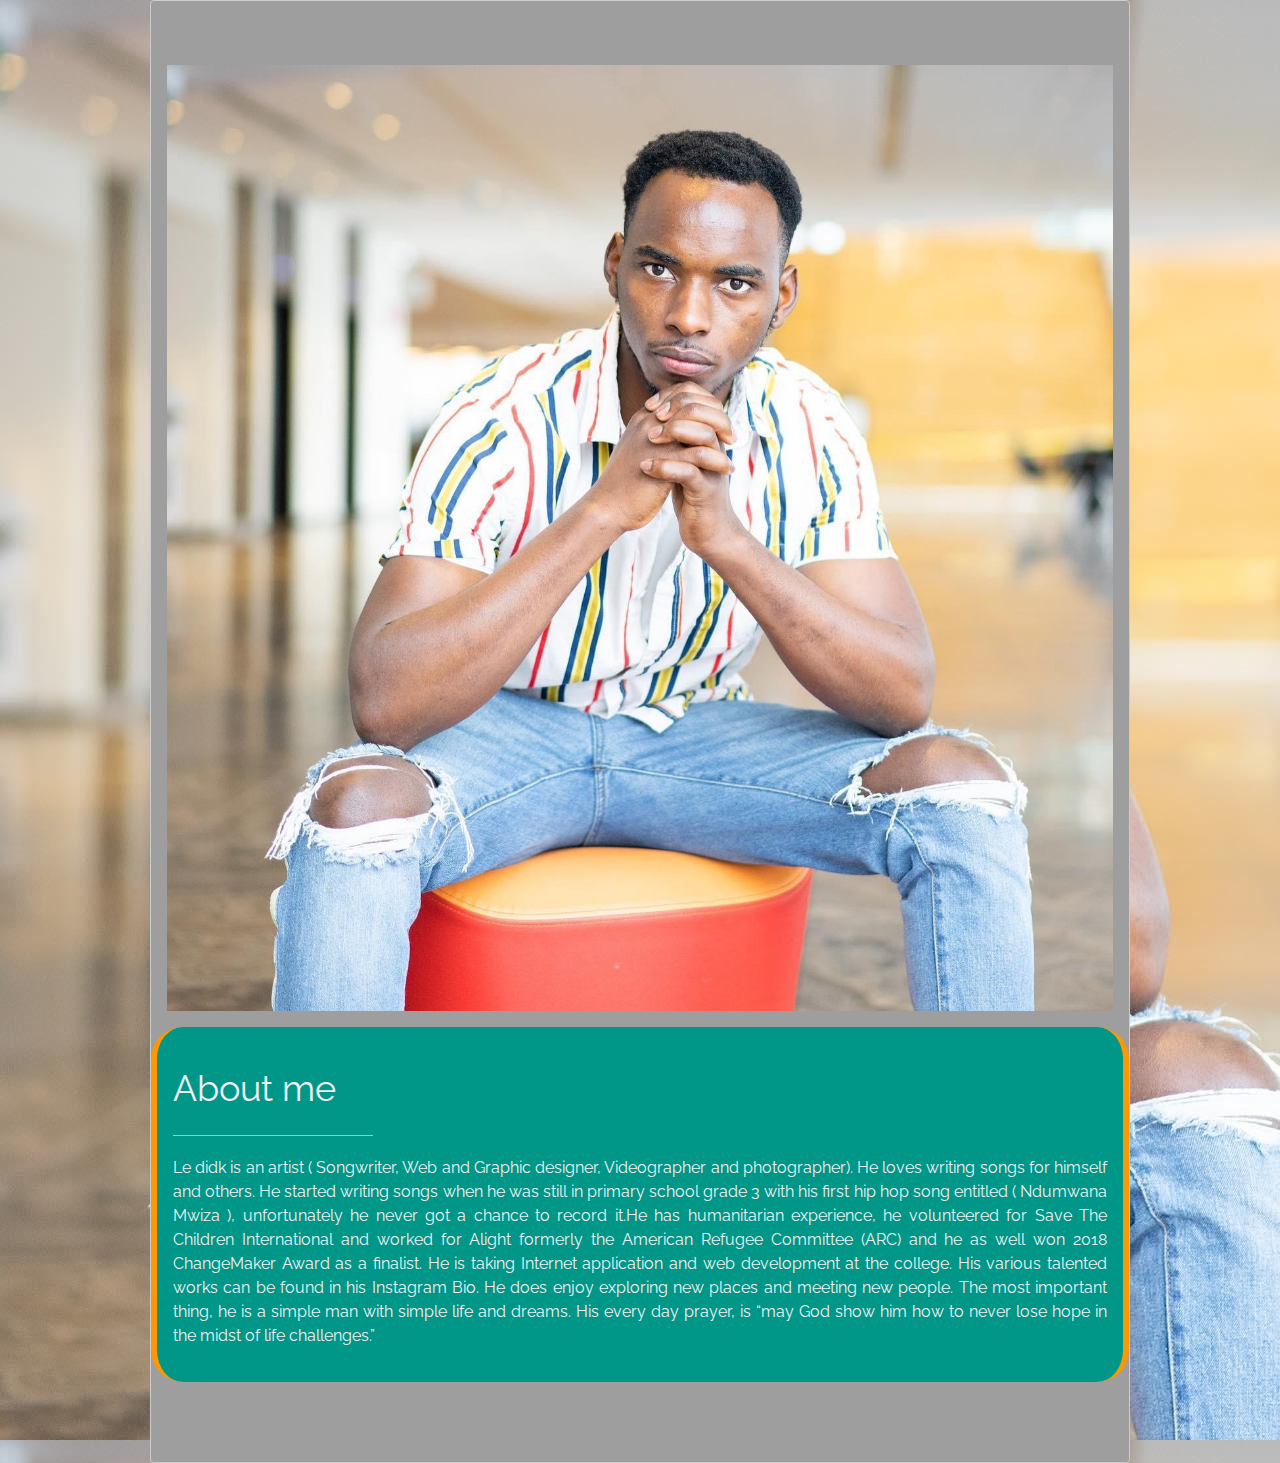
<file: about.html>
<!DOCTYPE html>
<html>
<title>About me</title>
<meta charset="UTF-8" />
<link rel="shortcut icon" href="images/home.jpg" />
<meta name="viewport" content="width=device-width, initial-scale=1" />
<link rel="stylesheet" href="https://www.w3schools.com/w3css/4/w3.css" />
<link rel="stylesheet" href="https://www.w3schools.com/w3css/4/w3.css" />
<link rel="stylesheet" href="https://fonts.googleapis.com/css?family=Raleway" />
<link rel="stylesheet" href="https://cdnjs.cloudflare.com/ajax/libs/font-awesome/4.7.0/css/font-awesome.min.css" />
<style>
    body,
    h1,
    h2,
    h3,
    h4,
    h5,
    h6 {
        font-family: "Raleway", sans-serif;
    }
    
    iframe {
        margin-left: 50px;
        margin-top: 300px;
    }
    
    body {
        background-image: url(images/pic2.jpg);
    }
</style>

<body class="w3-black w3-content">
    <!-- About Section -->

    <div class="w3-content w3-border w3-grey w3-round w3-justify w3-text-grey w3-padding-64" id="about">
        <div class="w3-container w3-row-padding">
            <img src="images/pic2.jpg" alt="Retro" style="width: 100%" />
        </div>

        <div class="w3-padding-24 w3-round-xxlarge w3-text-light-grey w3-panel w3-teal w3-leftbar w3-rightbar w3-border-orange">
            <h2 class="w3-text-light-grey w3-xxlarge">About me</h2>
            <hr style="width: 200px" class="w3-opacity" />
            <h6>
                Le didk is an artist ( Songwriter, Web and Graphic designer, Videographer and photographer). He loves writing songs for himself and others. He started writing songs when he was still in primary school grade 3 with his first hip hop song entitled ( Ndumwana
                Mwiza ), unfortunately he never got a chance to record it.He has humanitarian experience, he volunteered for Save The Children International and worked for Alight formerly the American Refugee Committee (ARC) and he as well won 2018 ChangeMaker
                Award as a finalist. He is taking Internet application and web development at the college. His various talented works can be found in his Instagram Bio. He does enjoy exploring new places and meeting new people. The most important thing,
                he is a simple man with simple life and dreams. His every day prayer, is “may God show him how to never lose hope in the midst of life challenges.”
            </h6>
        </div>
    </div>
</body>

</html>
</file>
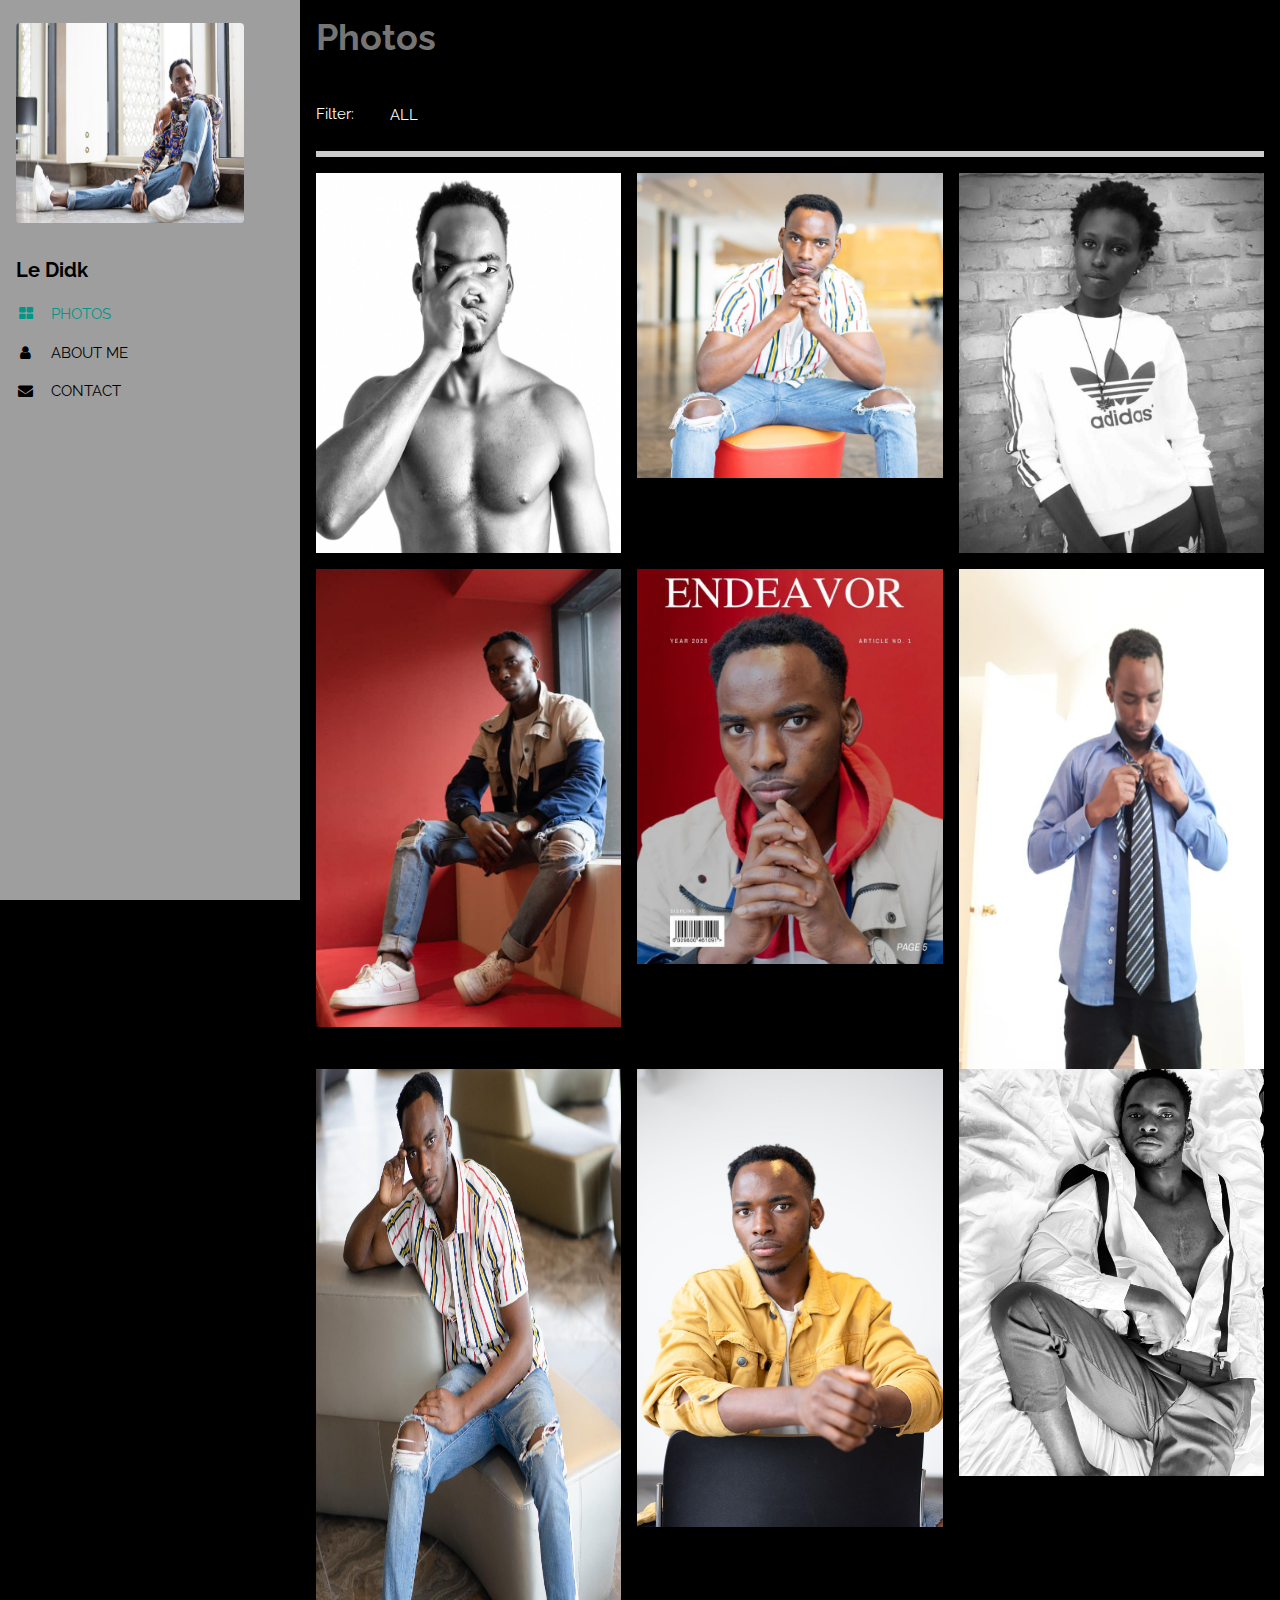
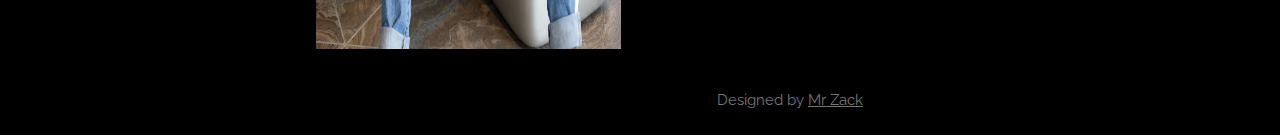
<file: images.html>
<!DOCTYPE html>
<html>
<title>Retrospectives</title>
<meta charset="UTF-8" />
<link rel="shortcut icon" href="beck.jpg" />
<meta name="viewport" content="width=device-width, initial-scale=1" />
<link rel="stylesheet" href="https://www.w3schools.com/w3css/4/w3.css" />
<link rel="stylesheet" href="https://www.w3schools.com/w3css/4/w3.css">
<link rel="stylesheet" href="https://fonts.googleapis.com/css?family=Raleway" />
<link rel="stylesheet" href="https://cdnjs.cloudflare.com/ajax/libs/font-awesome/4.7.0/css/font-awesome.min.css" />
<style>
  body,
  h1,
  h2,
  h3,
  h4,
  h5,
  h6 {
    font-family: "Raleway", sans-serif;
  }
</style>

<body class="w3-black w3-content" style="max-width:1600px">
  <!-- Sidebar/menu -->
  <nav class="w3-sidebar w3-collapse w3-grey w3-animate-left" style="z-index:3;width:300px;" id="mySidebar">
    <br />
    <div class="w3-container">
      <a href="#" onclick="w3_close()" class="w3-hide-large w3-right w3-jumbo w3-padding w3-hover-grey"
        title="close menu">
        <i class="fa fa-remove"></i>
      </a>
      <img src="images/pic10.jpg" style="width:85%; height: 200px;" class="w3-round" /><br /><br />
      <h4><b>Le Didk</b></h4>
    </div>
    <div class="w3-bar-block">
      <a href="#portfolio" onclick="w3_close()" class="w3-bar-item w3-button w3-padding w3-text-teal"><i
          class="fa fa-th-large fa-fw w3-margin-right"></i>PHOTOS</a>
      <a href="index.html" onclick="w3_close()" class="w3-bar-item w3-button w3-padding"><i
          class="fa fa-user fa-fw w3-margin-right"></i>ABOUT ME</a>
      <a href="index.html" onclick="w3_close()" class="w3-bar-item w3-button w3-padding"><i
          class="fa fa-envelope fa-fw w3-margin-right"></i>CONTACT</a>
    </div>

  </nav>

  <!-- Overlay effect when opening sidebar on small screens -->
  <div class="w3-overlay w3-hide-large w3-animate-opacity" onclick="w3_close()" style="cursor:pointer"
    title="close side menu" id="myOverlay"></div>

  <!-- !PAGE CONTENT! -->
  <div class="w3-main" style="margin-left:300px">
    <!-- Header -->
    <header id="portfolio">
      <a href="#"><img src="images/pic10.jpg" style="width:65px;"
          class="w3-circle w3-right w3-margin w3-hide-large w3-hover-opacity" /></a>

      <span class="w3-button w3-hide-large w3-xxlarge w3-hover-text-grey" onclick="w3_open()"><i
          class="fa fa-bars"></i></span>
      <div class="w3-container">
        <h1 class="w3-text-grey"><b>Photos</b></h1>
        <div class="w3-section w3-bottombar w3-padding-16">
          <span class="w3-margin-right">Filter:</span>
          <button class="w3-button w3-black">ALL</button>
        </div>
      </div>
    </header>

    <!-- First Photo Grid-->
    <div class="w3-row-padding">
      <div class="w3-third w3-container w3-margin-bottom">
        <img src="images/pic5.jpg" alt="Retro" style="width:100%; height:380px;" />
      </div>

      <div class="w3-third w3-container w3-margin-bottom">
        <img src="images/pic2.jpg" alt="Retro" style="width:100%" />
      </div>

      <div class="w3-third w3-container">
        <img src="images/pic7.jpg" alt="Retro" style="width:100%; height:380px;" />
      </div>

    </div>

    <!-- Second Photo Grid-->
    <div class="w3-row-padding">
      <div class="w3-third w3-container w3-margin-bottom">
        <img src="images/pic4.jpg" alt="Retro" style="width:100%" />

      </div>
      <div class="w3-third w3-container w3-margin-bottom">
        <img src="images/pic1.jpg" alt="Retro" style="width:100%" />

      </div>
      <div class="w3-third w3-container">
        <img src="images/pic6.jpg" alt="Retro" style="width:100%; height:500px;" />
      </div>
    </div>

    <!-- 3rd Photo Grid-->
    <div class="w3-row-padding">
      <div class="w3-third w3-container w3-margin-bottom">
        <img src="images/pic3.jpg" alt="Retro" style="width:100%; height:580px;" />

      </div>
      <div class="w3-third w3-container w3-margin-bottom">
        <img src="images/pic8.jpg" alt="Retro" style="width:100%" />

      </div>
      <div class="w3-third w3-container">
        <img src="images/pic9.jpg" alt="Retro" style="width:100%" />
      </div>
    </div>

    <!-- Footer -->
    <div class="w3-black w3-center w3-text-grey w3-padding-24">Designed by <a href="http://mr-zack.com/" title="Mr-Zack"
        target="_blank" class="w3-hover-opacity">Mr Zack</a></div>

    <!-- End footer -->
    </footer>
  </div>

  <script>
    // Script to open and close sidebar
    function w3_open() {
      document.getElementById("mySidebar").style.display = "block";
      document.getElementById("myOverlay").style.display = "block";
    }

    function w3_close() {
      document.getElementById("mySidebar").style.display = "none";
      document.getElementById("myOverlay").style.display = "none";
    }
  </script>
</body>

</html>
</file>
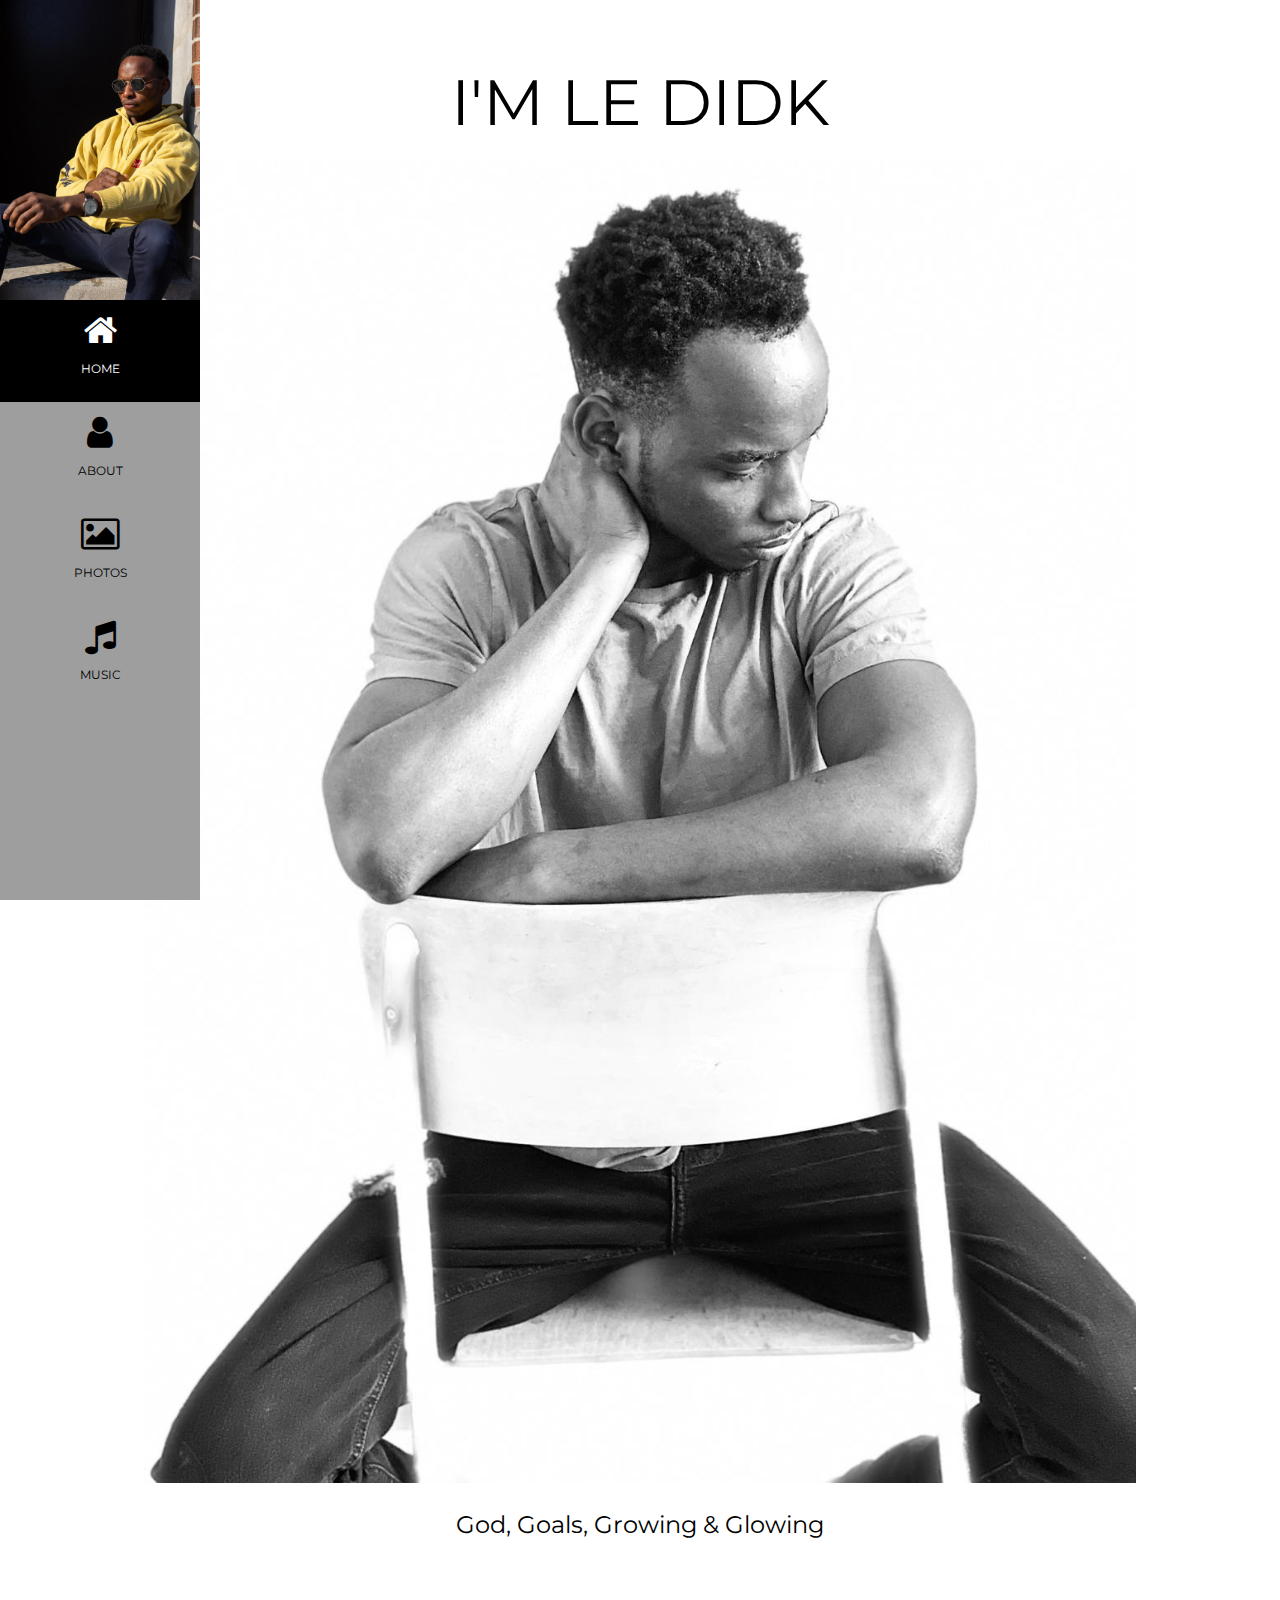
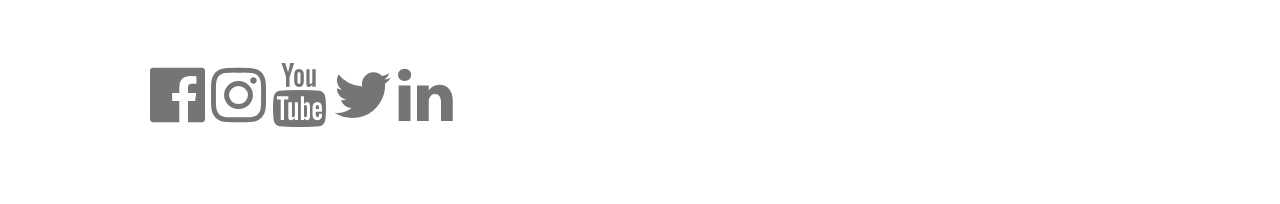
<file: links.html>
<!DOCTYPE html>

<title>Le didk</title>
<link rel="shortcut icon" href="images/pic1.jpg" />
<meta charset="UTF-8">
<meta name="viewport" content="width=device-width, initial-scale=1">
<link rel="javascript" href="index.js">
<link rel="stylesheet" href="https://www.w3schools.com/w3css/4/w3.css">
<link rel="stylesheet" href="https://fonts.googleapis.com/css?family=Montserrat">
<link rel="stylesheet" href="https://cdnjs.cloudflare.com/ajax/libs/font-awesome/4.7.0/css/font-awesome.min.css">
<style>
    body,
    h1,
    h2,
    h3,
    h4,
    h5,
    h6 {
        font-family: "Montserrat", sans-serif
    }
</style>

<body class="w3-white">

    <!-- Icon Bar (Sidebar - hidden on small screens) -->
    <nav class="w3-sidebar w3-grey w3-bar-block w3-small w3-hide-small w3-center">
        <!-- Avatar image in top left corner -->
        <img src="images/home.jpg" style="width:100%">
        <a href="#" class="w3-bar-item w3-button w3-padding-large w3-black">
            <i class="fa fa-home w3-xxlarge"></i>
            <p>HOME</p>
        </a>
        <a href="about.html" class="w3-bar-item w3-button w3-padding-large w3-hover-black">
            <i class="fa fa-user w3-xxlarge"></i>
            <p>ABOUT</p>
        </a>
        <a href="images.html" class="w3-bar-item w3-button w3-padding-large w3-hover-black">
            <i class="fa fa-photo w3-xxlarge"></i>
            <p>PHOTOS</p>
        </a>
        <a href="links.html" class="w3-bar-item w3-button w3-padding-large w3-hover-black">
            <i class="fa fa-music w3-xxlarge"></i>
            <p>MUSIC</p>
        </a>

    </nav>

    <!-- Navbar on small screens (Hidden on medium and large screens) -->
    <div class="w3-top w3-hide-large w3-hide-medium" id="myNavbar">
        <div class="w3-bar w3-black w3-opacity w3-hover-opacity-off w3-center w3-small">
            <a href="#" class="w3-bar-item w3-button" style="width:25% !important">HOME</a>
            <a href="about.html" class="w3-bar-item w3-button" style="width:25% !important">ABOUT
                ME</a>
            <a href="images.html" class="w3-bar-item w3-button" style="width:25% !important">PHOTOS</a>
            <a href="links.html" class="w3-bar-item w3-button" style="width:25% !important">MUSIC</a>
            <!-- <a href="#contact" class="w3-bar-item w3-button" style="width:25% !important">CONTACT</a> -->
        </div>
    </div>

    <!-- Page Content -->
    <div class="w3-padding-large" id="main">
        <!-- Header/Home -->
        <header class="w3-container w3-padding-32 w3-center w3-white" id="home">
            <h1 class="w3-jumbo"><span class="w3-hide-small">I'M </span>LE DIDK</h1>

            <img src="images/bg.jpg" alt=" boy " class="w3-image " width="992 " height="1108 ">
            <p class="w3-xlarge">God, Goals, Growing & Glowing</p>
        </header>

        <!-- Footer -->
        <footer class="w3-content w3-padding-64 w3-text-grey w3-xlarge">
            <a href="https://www.facebook.com/Le.Didk.908 " target="_blank "><i
                    class="fa fa-facebook-official w3-jumbo w3-hover-opacity w3-spin"></i></a>
            <a href="https://www.instagram.com/le_didk/ " target="_blank "><i
                    class="fa fa-instagram w3-jumbo w3-hover-opacity w3-spin"></i></a>
            <a href="https://www.youtube.com/channel/UCQUeIZ3OtPaJI8_i9WJBKHw " target="_blank "><i
                    class="fa fa-youtube w3-jumbo w3-hover-opacity w3-spin"></i></a>
            <a href="https://twitter.com/le_didk" target="_blank">
                <i class="fa fa-twitter w3-jumbo w3-hover-opacity w3-spin"></i></a>
            <a href="https://www.linkedin.com/in/le-didk-773715176/" target="_blank">
                <i class="fa fa-linkedin w3-jumbo w3-hover-opacity w3-spin"></i></a>

            <!-- End footer -->
        </footer>

        <!-- END PAGE CONTENT -->
    </div>

</body>

</html>
</file>
<file: video.html>
<!DOCTYPE html>
<html>
<title>videos</title>
<meta charset="UTF-8" />
<link rel="shortcut icon" href="images/home.jpg" />
<meta name="viewport" content="width=device-width, initial-scale=1" />
<link rel="stylesheet" href="https://www.w3schools.com/w3css/4/w3.css" />
<link rel="stylesheet" href="https://www.w3schools.com/w3css/4/w3.css">
<link rel="stylesheet" href="https://fonts.googleapis.com/css?family=Raleway" />
<link rel="stylesheet" href="https://cdnjs.cloudflare.com/ajax/libs/font-awesome/4.7.0/css/font-awesome.min.css" />
<style>
    body,
    h1,
    h2,
    h3,
    h4,
    h5,
    h6 {
        font-family: "Raleway", sans-serif;
    }
    
    iframe {
        margin-left: 50px;
        margin-top: 300px;
    }
</style>

<body class="w3-black w3-content" style="max-width:1600px">
    <div class="w3-bar-block">
        <a href="#portfolio" onclick="w3_close()" class="w3-bar-item w3-button  w3-xxlarge w3-center w3-text-grey"><i
        class="fa fa-video fa-fw w3-margin-right"></i>My Video</a>

    </div>
    <iframe width="80%" height="400px" src="https://www.youtube.com/embed/b-y5nzbmndc" frameborder="0" allow="accelerometer; autoplay; encrypted-media; gyroscope; picture-in-picture" allowfullscreen></iframe>





    </footer>
    </div>
</body>
</file>
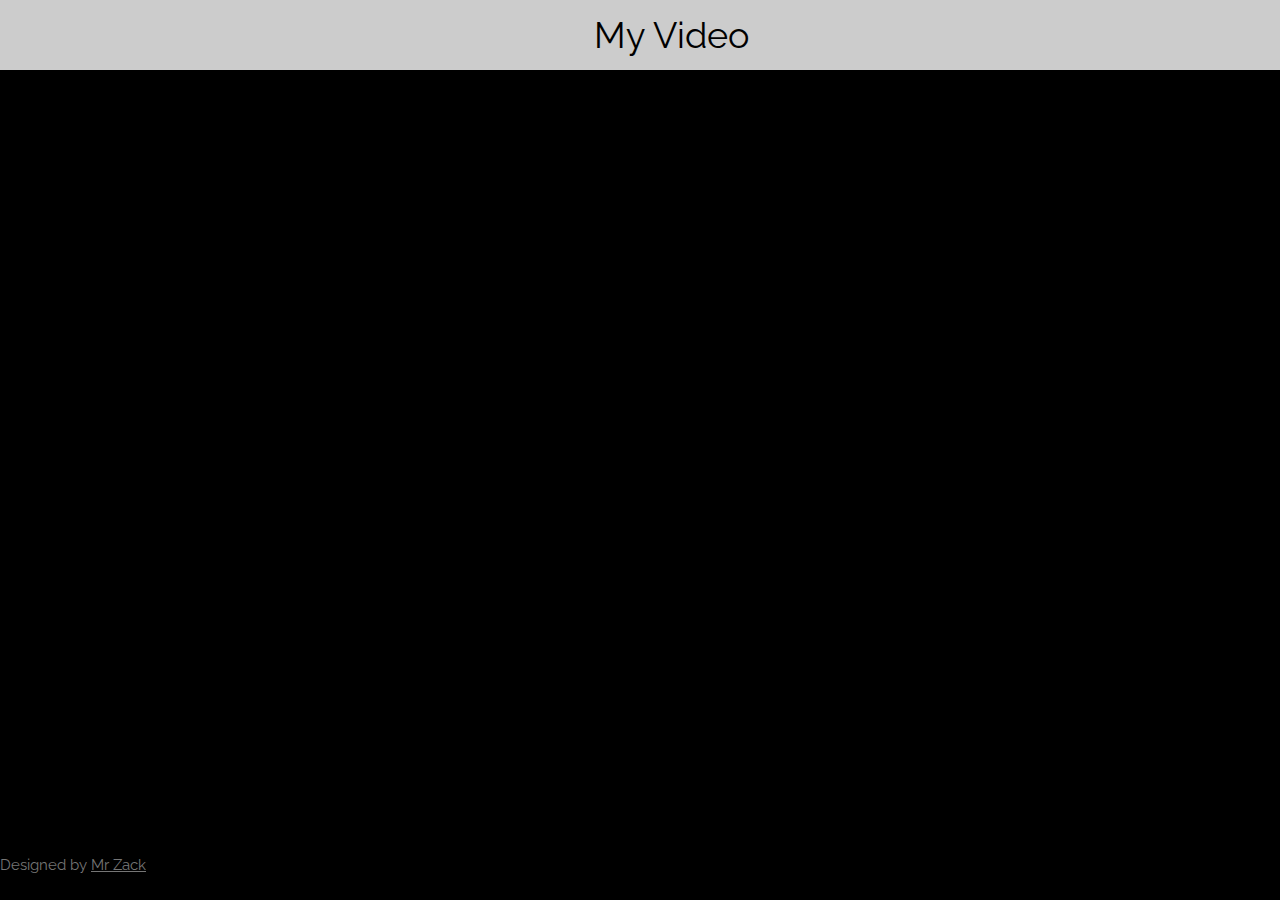
<file: videos.html>
<!DOCTYPE html>
<html>
<title>videos</title>
<meta charset="UTF-8" />
<link rel="shortcut icon" href="images/home.jpg" />
<meta name="viewport" content="width=device-width, initial-scale=1" />
<link rel="stylesheet" href="https://www.w3schools.com/w3css/4/w3.css" />
<link rel="stylesheet" href="https://www.w3schools.com/w3css/4/w3.css">
<link rel="stylesheet" href="https://fonts.googleapis.com/css?family=Raleway" />
<link rel="stylesheet" href="https://cdnjs.cloudflare.com/ajax/libs/font-awesome/4.7.0/css/font-awesome.min.css" />
<style>
  body,
  h1,
  h2,
  h3,
  h4,
  h5,
  h6 {
    font-family: "Raleway", sans-serif;
  }

  iframe {
    margin-left: 50px;
    margin-top: 300px;
  }
</style>

<body class="w3-black w3-content" style="max-width:1600px">

  <div class="w3-bar-block">
    <a href="#portfolio" onclick="w3_close()" class="w3-bar-item w3-button  w3-xxlarge w3-center w3-text-grey"><i
        class="fa fa-video fa-fw w3-margin-right"></i>My Video</a>

  </div>
  <iframe width="80%" height="400px" src="https://www.youtube.com/embed/b-y5nzbmndc" frameborder="0"
    allow="accelerometer; autoplay; encrypted-media; gyroscope; picture-in-picture" allowfullscreen></iframe>



  <!-- Footer -->
  <div class="w3-black w3-bottom w3-text-grey w3-padding-24">Designed by <a href="http://mr-zack.com/" title="Mr-Zack"
      target="_blank" class="w3-hover-opacity">Mr Zack</a></div>

  <!-- End footer -->
  </footer>
  </div>
</body>
</file>
